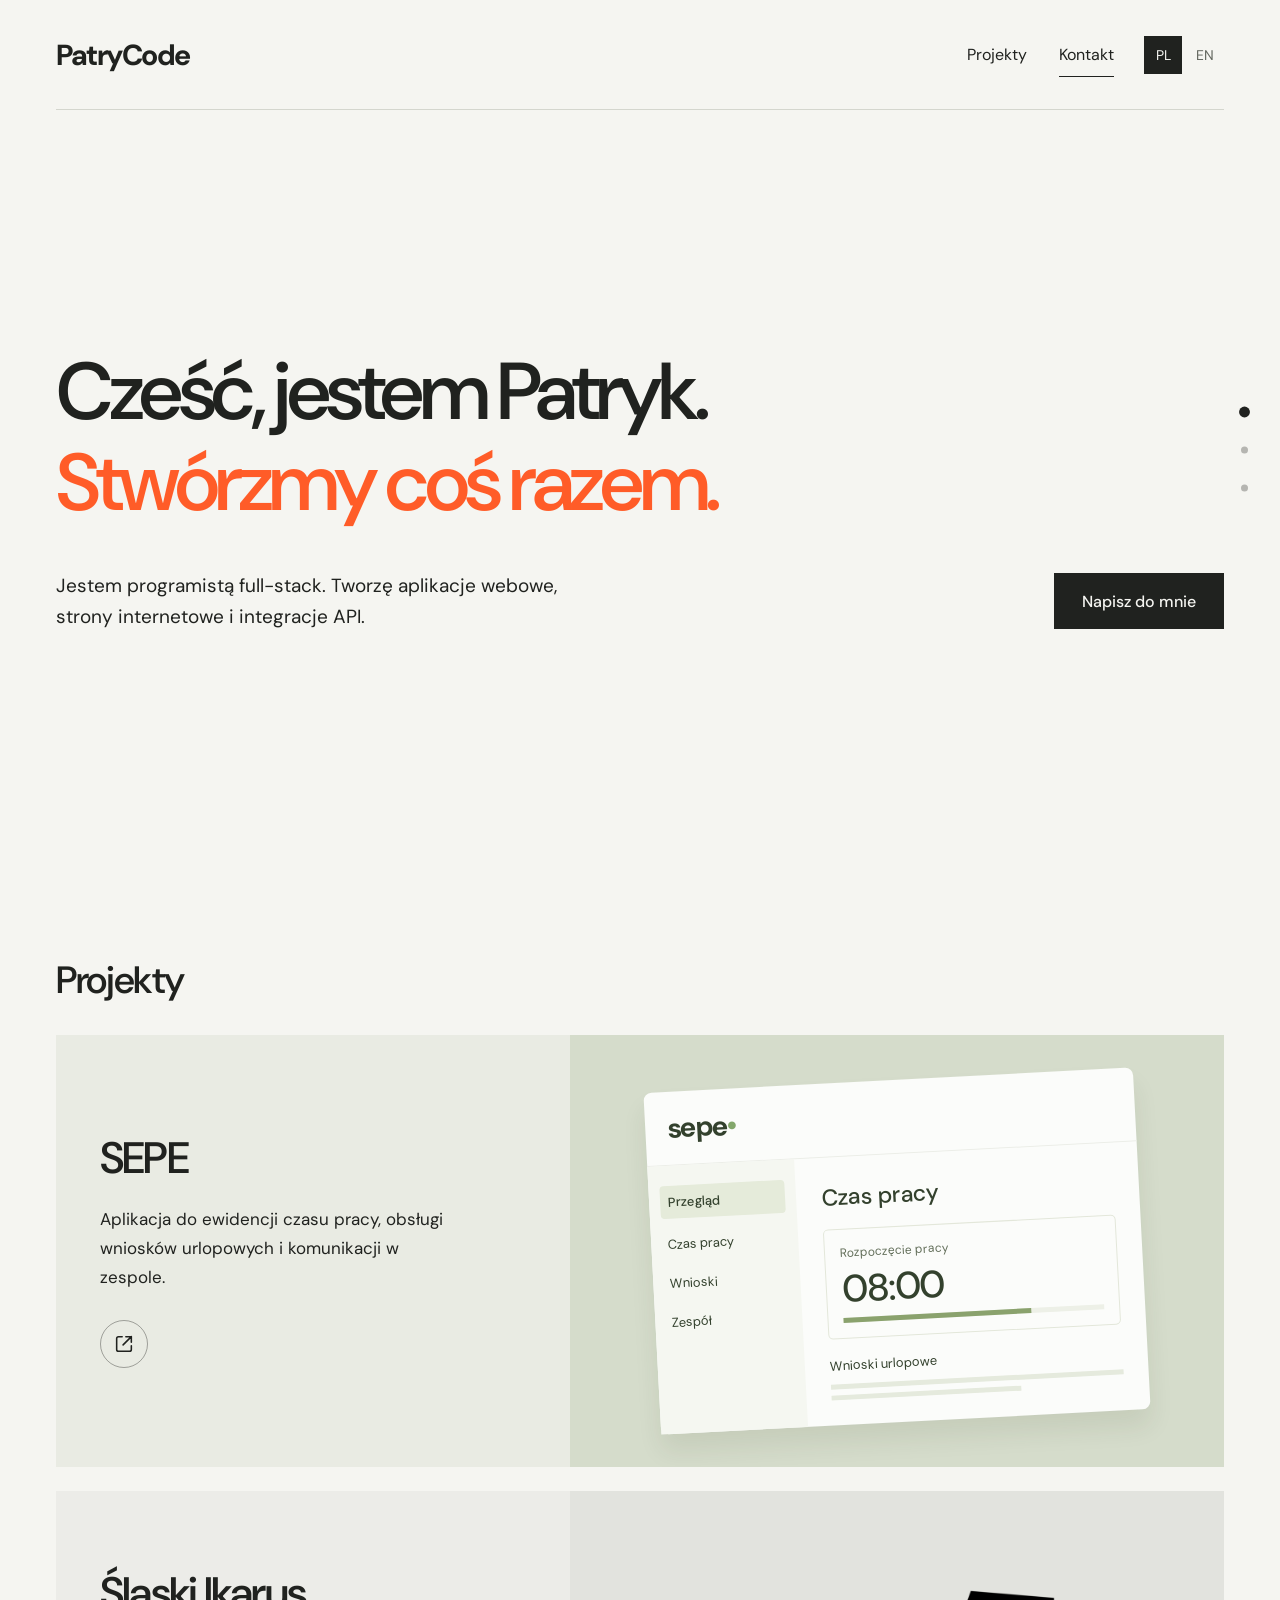
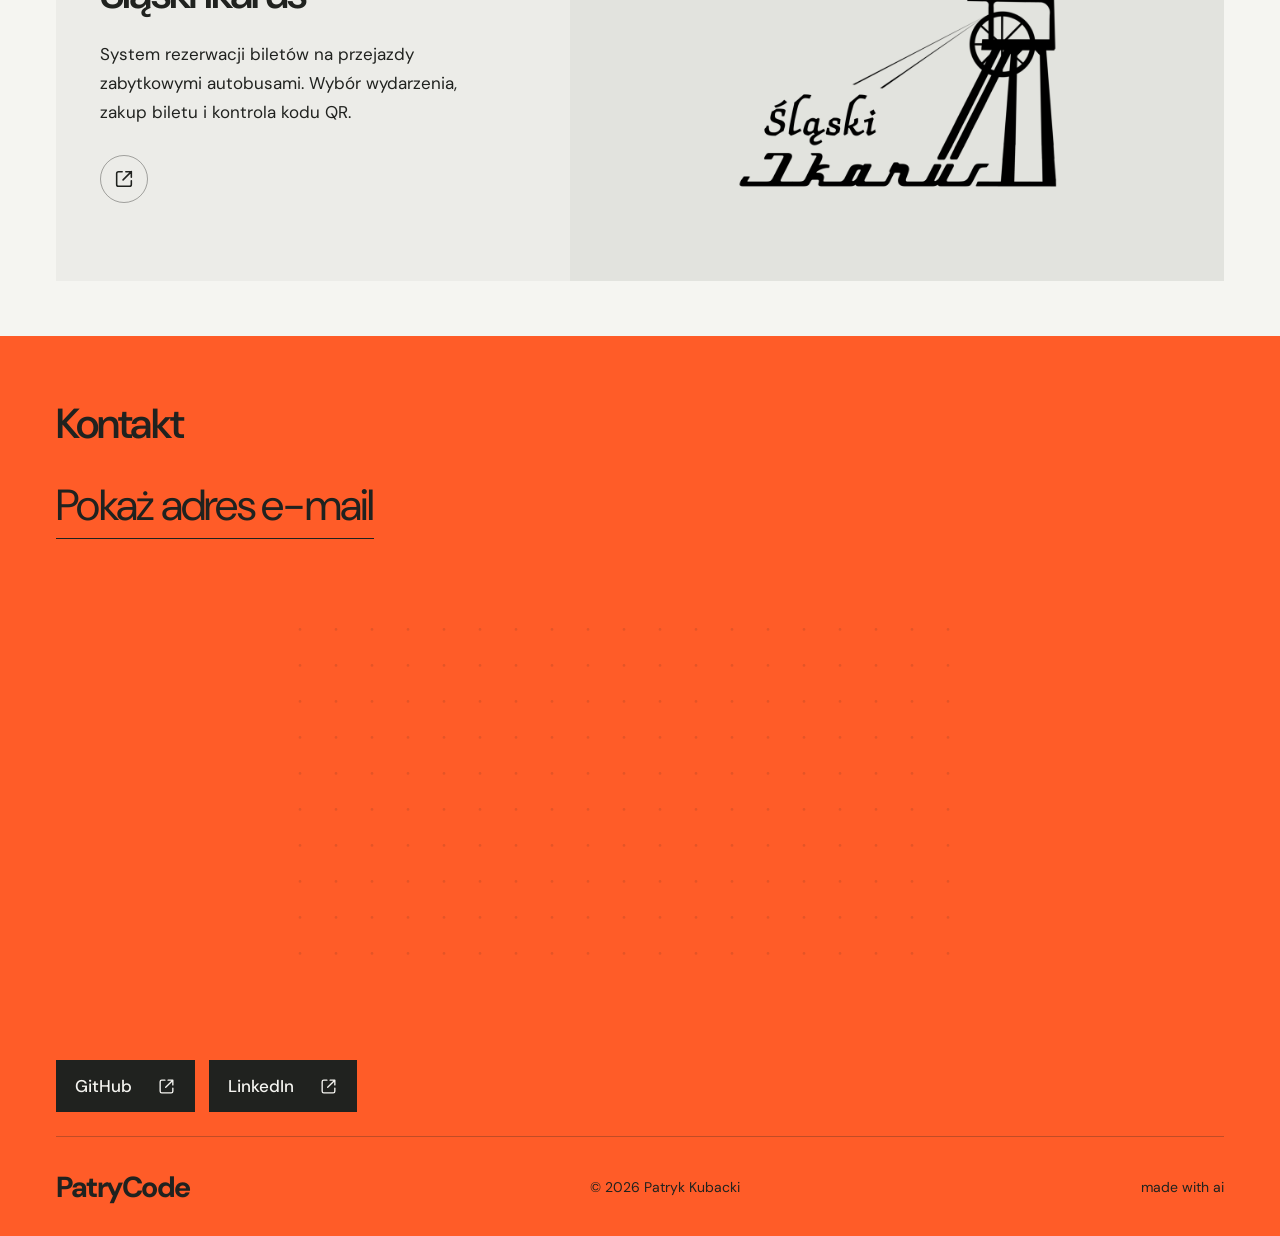
<file: index.html>
<!doctype html>
<html lang="pl">
<head>
<meta charset="utf-8">
<meta name="viewport" content="width=device-width,initial-scale=1">
<title>PatryCode — aplikacje webowe i strony internetowe</title>
<meta name="description" content="Patryk Kubacki, programista full-stack. Tworzę aplikacje webowe, strony internetowe i integracje API. Zobacz SEPE, Śląski Ikarus i skontaktuj się ze mną.">
<meta name="robots" content="index,follow,max-image-preview:large">
<meta name="theme-color" content="#ff5c28">
<meta name="color-scheme" content="light">
<link rel="canonical" href="https://patrycode.net/">
<link rel="alternate" hreflang="pl" href="https://patrycode.net/">
<link rel="alternate" hreflang="en" href="https://patrycode.net/en/">
<link rel="alternate" hreflang="x-default" href="https://patrycode.net/">
<meta property="og:type" content="website">
<meta property="og:site_name" content="PatryCode">
<meta property="og:title" content="PatryCode — aplikacje webowe i strony internetowe">
<meta property="og:description" content="Patryk Kubacki, programista full-stack. Tworzę aplikacje webowe, strony internetowe i integracje API. Zobacz SEPE, Śląski Ikarus i skontaktuj się ze mną.">
<meta property="og:url" content="https://patrycode.net/">
<meta property="og:locale" content="pl_PL">
<meta property="og:locale:alternate" content="en_US">
<meta property="og:image" content="https://patrycode.net/assets/images/social-cover.png">
<meta property="og:image:width" content="1200">
<meta property="og:image:height" content="630">
<meta property="og:image:alt" content="PatryCode">
<meta name="twitter:card" content="summary_large_image">
<meta name="twitter:title" content="PatryCode — aplikacje webowe i strony internetowe">
<meta name="twitter:description" content="Patryk Kubacki, programista full-stack. Tworzę aplikacje webowe, strony internetowe i integracje API. Zobacz SEPE, Śląski Ikarus i skontaktuj się ze mną.">
<meta name="twitter:image" content="https://patrycode.net/assets/images/social-cover.png">
<meta name="twitter:image:alt" content="PatryCode">
<link rel="icon" type="image/svg+xml" href="assets/icons/favicon.svg">
<link rel="icon" type="image/png" sizes="32x32" href="assets/icons/favicon-32x32.png">
<link rel="icon" type="image/png" sizes="16x16" href="assets/icons/favicon-16x16.png">
<link rel="icon" href="favicon.ico" sizes="any">
<link rel="apple-touch-icon" sizes="180x180" href="assets/icons/apple-touch-icon.png">
<link rel="manifest" href="site.webmanifest">
<link rel="alternate" type="text/markdown" href="index.md">
<link rel="describedby" type="text/plain" href="llms.txt">
<link rel="preconnect" href="https://fonts.googleapis.com">
<link rel="preconnect" href="https://fonts.gstatic.com" crossorigin>
<link rel="stylesheet" href="assets/css/style.css">
<script src="assets/js/script.js" defer></script>
<script type="application/ld+json">{"@context": "https://schema.org", "@graph": [{"@type": "Person", "@id": "https://patrycode.net/#patryk", "name": "Patryk Kubacki", "url": "https://patrycode.net/", "jobTitle": "Full-stack developer", "sameAs": ["https://github.com/pk558", "https://linkedin.com/in/patryk-kubacki-0601b6161/"]}, {"@type": "WebSite", "@id": "https://patrycode.net/#website", "name": "PatryCode", "url": "https://patrycode.net/", "inLanguage": ["pl", "en"], "creator": {"@id": "https://patrycode.net/#patryk"}}, {"@type": "WebPage", "@id": "https://patrycode.net/#webpage", "url": "https://patrycode.net/", "name": "PatryCode — aplikacje webowe i strony internetowe", "description": "Patryk Kubacki, programista full-stack. Tworzę aplikacje webowe, strony internetowe i integracje API. Zobacz SEPE, Śląski Ikarus i skontaktuj się ze mną.", "inLanguage": "pl", "isPartOf": {"@id": "https://patrycode.net/#website"}, "about": {"@id": "https://patrycode.net/#patryk"}}]}</script>
</head>
<body>
<a href="#main" class="skip">Przejdź do treści</a>
<header class="header wrap"><a class="brand" href="#start" aria-label="PatryCode — początek"><span>PatryCode</span></a><nav aria-label="Menu główne"><a href="#projekty">Projekty</a><a href="#kontakt" class="nav-contact">Kontakt</a></nav><div class="language-switch" aria-label="Wybierz język"><a href="./" lang="pl" aria-current="page">PL</a><a href="en/" lang="en">EN</a></div></header>
<nav class="section-indicator" aria-label="Sekcje strony"><a href="#start" aria-label="Powitanie" title="Powitanie" aria-current="location"><span></span></a><a href="#projekty" aria-label="Projekty" title="Projekty"><span></span></a><a href="#kontakt" aria-label="Kontakt" title="Kontakt"><span></span></a></nav>
<main id="main">
<section id="start" class="hero wrap page-section" aria-labelledby="hero-title">
<h1 id="hero-title">Cześć, jestem Patryk.<br><span>Stwórzmy coś razem.</span></h1>
<div class="hero-bottom"><p>Jestem programistą full-stack. Tworzę aplikacje webowe,<br class="desktop-break"> strony internetowe i integracje API.</p><a class="button dark-button" href="#kontakt">Napisz do mnie</a></div>
</section>
<section id="projekty" class="projects wrap page-section" aria-labelledby="work-title">
<h2 id="work-title" class="reveal">Projekty</h2>
<article class="project featured reveal">
<div class="project-copy"><h3>SEPE</h3><p>Aplikacja do ewidencji czasu pracy, obsługi wniosków urlopowych i komunikacji w zespole.</p><a class="project-link" href="https://sepe.patrycode.net/prezentacja/" target="_blank" rel="noopener noreferrer" aria-label="Otwórz landing SEPE" title="Otwórz landing SEPE"><svg viewBox="0 0 24 24" width="22" height="22" fill="none" stroke="currentColor" stroke-width="1.7" stroke-linecap="round" stroke-linejoin="round" aria-hidden="true"><path d="M14 4h6v6M20 4l-9 9M10 4H6a2 2 0 0 0-2 2v12a2 2 0 0 0 2 2h12a2 2 0 0 0 2-2v-4"/></svg></a></div>
<div class="sepe-scene" role="img" aria-label="Poglądowy widok interfejsu SEPE: czas pracy, wnioski urlopowe i zespół"><div class="app-preview" aria-hidden="true"><div class="app-top"><strong>sepe<span>•</span></strong></div><div class="app-body"><aside><b>Przegląd</b><span>Czas pracy</span><span>Wnioski</span><span>Zespół</span></aside><div class="app-content"><h4>Czas pracy</h4><div class="time-card"><span>Rozpoczęcie pracy</span><strong>08:00</strong><div class="time-progress"><i></i></div></div><div class="app-row"><span>Wnioski urlopowe</span></div><div class="preview-lines"><i></i><i></i></div></div></div></div></div>
</article>
<article class="project featured ikarus-project reveal">
<div class="project-copy"><h3>Śląski Ikarus</h3><p>System rezerwacji biletów na przejazdy zabytkowymi autobusami. Wybór wydarzenia, zakup biletu i kontrola kodu QR.</p><a class="project-link" href="https://rezerwacje.simkol.pl/" target="_blank" rel="noopener noreferrer" aria-label="Otwórz stronę rezerwacji Śląskiego Ikarusa" title="Otwórz stronę rezerwacji Śląskiego Ikarusa"><svg viewBox="0 0 24 24" width="22" height="22" fill="none" stroke="currentColor" stroke-width="1.7" stroke-linecap="round" stroke-linejoin="round" aria-hidden="true"><path d="M14 4h6v6M20 4l-9 9M10 4H6a2 2 0 0 0-2 2v12a2 2 0 0 0 2 2h12a2 2 0 0 0 2-2v-4"/></svg></a></div>
<a class="ikarus-scene" href="https://rezerwacje.simkol.pl/" target="_blank" rel="noopener noreferrer" aria-label="Otwórz stronę Śląskiego Ikarusa"><img src="assets/images/ikarus-logo.png" alt="Śląski Ikarus" width="800" height="800"></a>
</article>
</section>
<section class="contact page-section" id="kontakt"><div class="contact-heading wrap"><h2>Kontakt</h2><div class="contact-bottom"><button class="email-reveal" id="reveal-email" type="button">Pokaż adres e-mail</button><a class="email" id="email-address" hidden></a><button class="copy-button" id="copy-email" type="button" hidden>Kopiuj e-mail</button><span id="copy-status" role="status" aria-live="polite"></span></div><noscript><p>Włącz JavaScript, aby odsłonić e-mail, lub skontaktuj się przez LinkedIn.</p></noscript></div><div class="contact-art wrap" aria-hidden="true"><canvas id="pointer-art"></canvas></div><div class="contact-base wrap"><div class="social-links"><a href="https://github.com/pk558" target="_blank" rel="noopener noreferrer">GitHub<svg viewBox="0 0 24 24" width="22" height="22" fill="none" stroke="currentColor" stroke-width="1.7" stroke-linecap="round" stroke-linejoin="round" aria-hidden="true"><path d="M14 4h6v6M20 4l-9 9M10 4H6a2 2 0 0 0-2 2v12a2 2 0 0 0 2 2h12a2 2 0 0 0 2-2v-4"/></svg></a><a href="https://linkedin.com/in/patryk-kubacki-0601b6161/" target="_blank" rel="noopener noreferrer">LinkedIn<svg viewBox="0 0 24 24" width="22" height="22" fill="none" stroke="currentColor" stroke-width="1.7" stroke-linecap="round" stroke-linejoin="round" aria-hidden="true"><path d="M14 4h6v6M20 4l-9 9M10 4H6a2 2 0 0 0-2 2v12a2 2 0 0 0 2 2h12a2 2 0 0 0 2-2v-4"/></svg></a></div><footer class="footer-row"><a class="brand" href="#start">PatryCode</a><span>© 2026 Patryk Kubacki</span><span class="ai-credit">made with ai</span></footer></div></section>
</main>
</body></html>
</file>
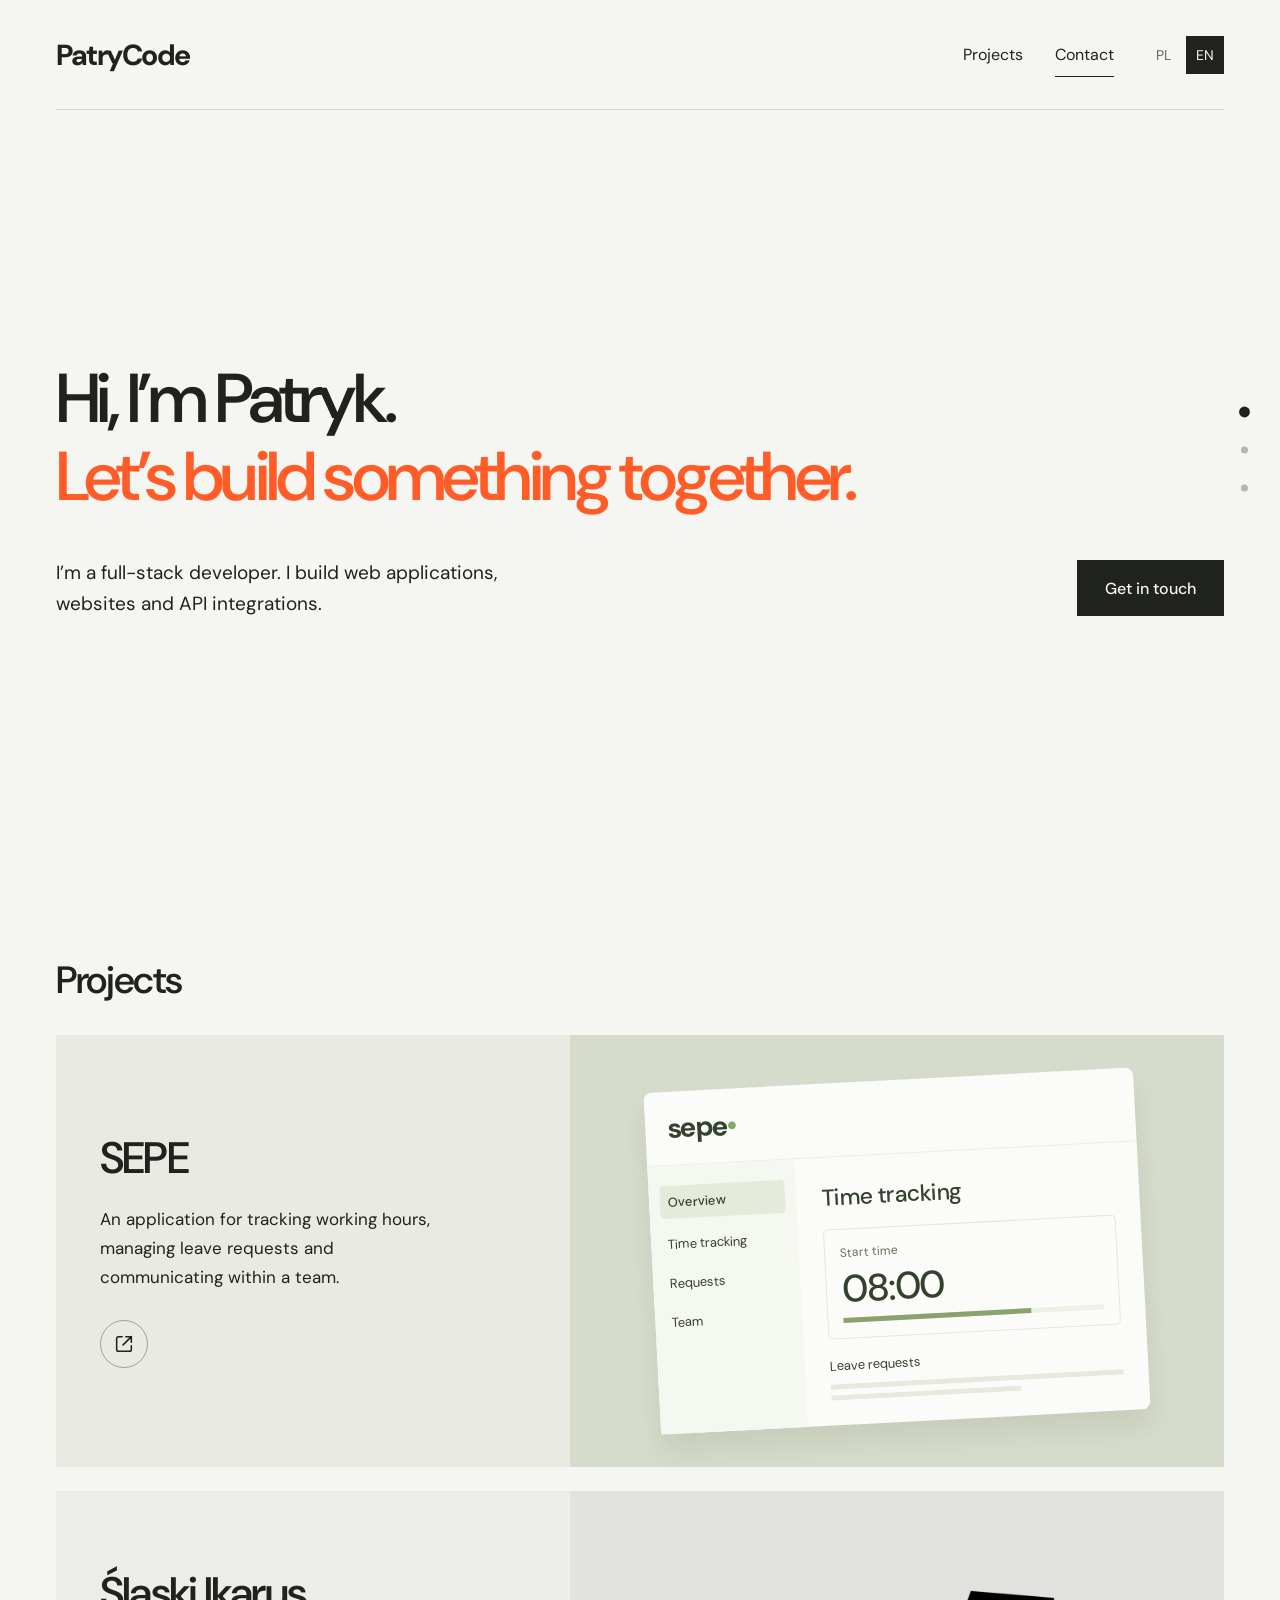
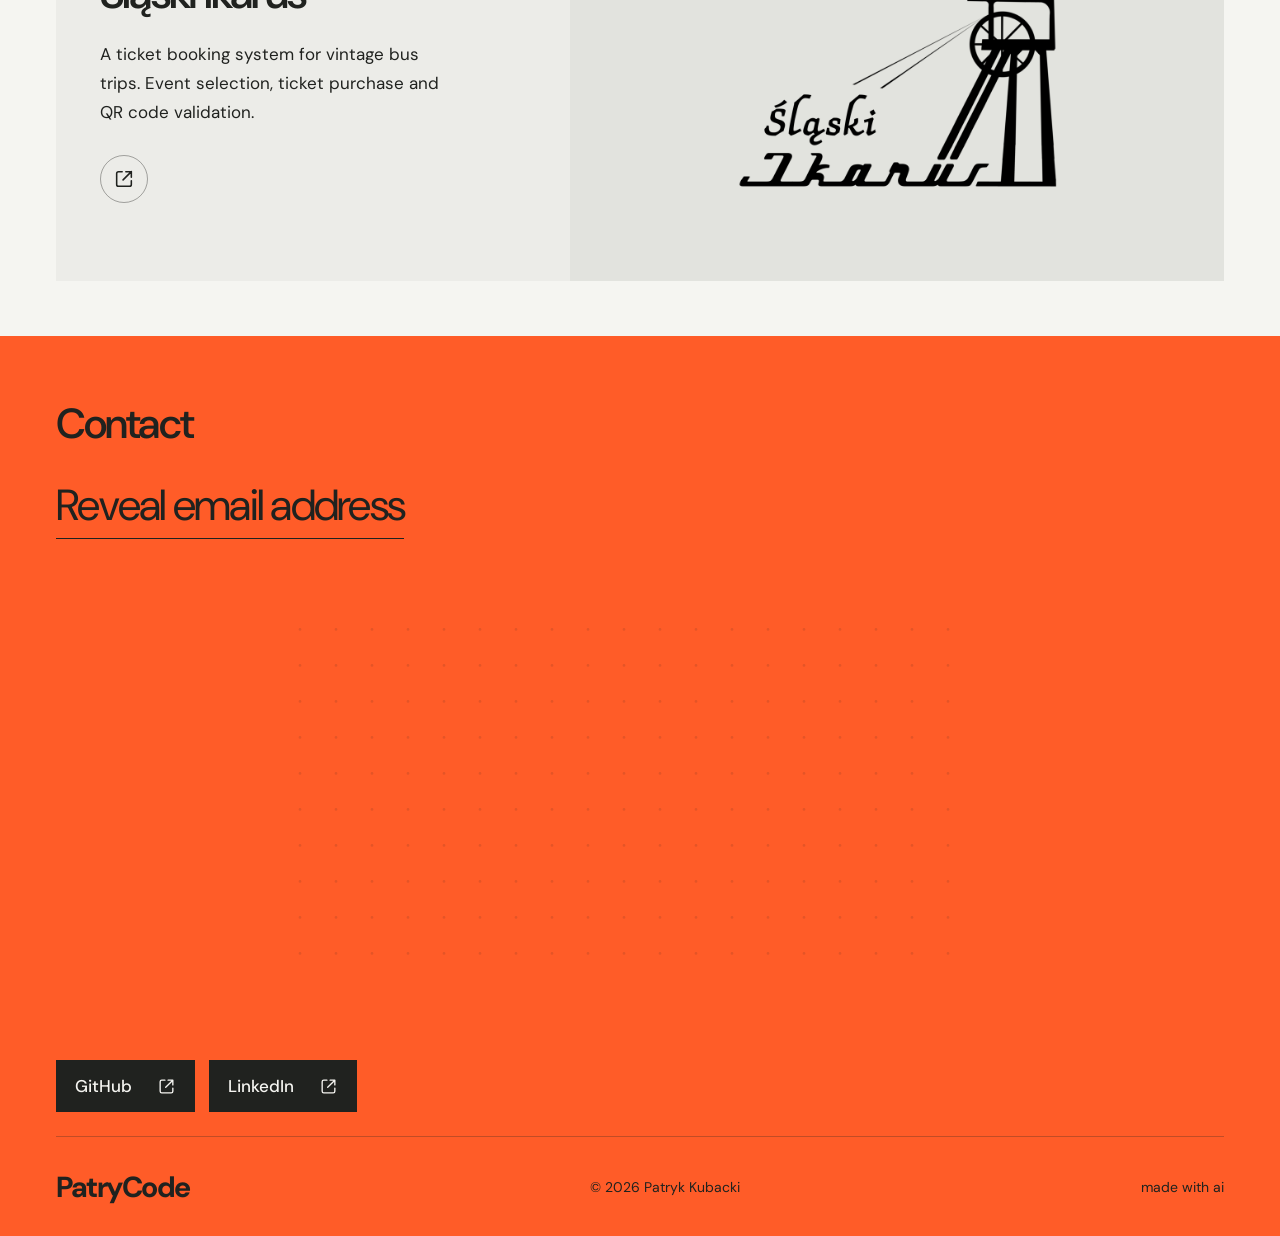
<file: en/index.html>
<!doctype html>
<html lang="en">
<head>
<meta charset="utf-8">
<meta name="viewport" content="width=device-width,initial-scale=1">
<title>PatryCode — web applications & websites</title>
<meta name="description" content="Patryk Kubacki, full-stack developer. Web applications, websites and API integrations. Explore SEPE and Śląski Ikarus, and get in touch.">
<meta name="robots" content="index,follow,max-image-preview:large">
<meta name="theme-color" content="#ff5c28">
<meta name="color-scheme" content="light">
<link rel="canonical" href="https://patrycode.net/en/">
<link rel="alternate" hreflang="pl" href="https://patrycode.net/">
<link rel="alternate" hreflang="en" href="https://patrycode.net/en/">
<link rel="alternate" hreflang="x-default" href="https://patrycode.net/">
<meta property="og:type" content="website">
<meta property="og:site_name" content="PatryCode">
<meta property="og:title" content="PatryCode — web applications & websites">
<meta property="og:description" content="Patryk Kubacki, full-stack developer. Web applications, websites and API integrations. Explore SEPE and Śląski Ikarus, and get in touch.">
<meta property="og:url" content="https://patrycode.net/en/">
<meta property="og:locale" content="en_US">
<meta property="og:locale:alternate" content="pl_PL">
<meta property="og:image" content="https://patrycode.net/assets/images/social-cover.png">
<meta property="og:image:width" content="1200">
<meta property="og:image:height" content="630">
<meta property="og:image:alt" content="PatryCode">
<meta name="twitter:card" content="summary_large_image">
<meta name="twitter:title" content="PatryCode — web applications & websites">
<meta name="twitter:description" content="Patryk Kubacki, full-stack developer. Web applications, websites and API integrations. Explore SEPE and Śląski Ikarus, and get in touch.">
<meta name="twitter:image" content="https://patrycode.net/assets/images/social-cover.png">
<meta name="twitter:image:alt" content="PatryCode">
<link rel="icon" type="image/svg+xml" href="../assets/icons/favicon.svg">
<link rel="icon" type="image/png" sizes="32x32" href="../assets/icons/favicon-32x32.png">
<link rel="icon" type="image/png" sizes="16x16" href="../assets/icons/favicon-16x16.png">
<link rel="icon" href="../favicon.ico" sizes="any">
<link rel="apple-touch-icon" sizes="180x180" href="../assets/icons/apple-touch-icon.png">
<link rel="manifest" href="../site.webmanifest">
<link rel="alternate" type="text/markdown" href="index.md">
<link rel="describedby" type="text/plain" href="../llms.txt">
<link rel="preconnect" href="https://fonts.googleapis.com">
<link rel="preconnect" href="https://fonts.gstatic.com" crossorigin>
<link rel="stylesheet" href="../assets/css/style.css">
<script src="../assets/js/script.js" defer></script>
<script type="application/ld+json">{"@context": "https://schema.org", "@graph": [{"@type": "Person", "@id": "https://patrycode.net/#patryk", "name": "Patryk Kubacki", "url": "https://patrycode.net/", "jobTitle": "Full-stack developer", "sameAs": ["https://github.com/pk558", "https://linkedin.com/in/patryk-kubacki-0601b6161/"]}, {"@type": "WebSite", "@id": "https://patrycode.net/#website", "name": "PatryCode", "url": "https://patrycode.net/", "inLanguage": ["pl", "en"], "creator": {"@id": "https://patrycode.net/#patryk"}}, {"@type": "WebPage", "@id": "https://patrycode.net/en/#webpage", "url": "https://patrycode.net/en/", "name": "PatryCode — web applications & websites", "description": "Patryk Kubacki, full-stack developer. Web applications, websites and API integrations. Explore SEPE and Śląski Ikarus, and get in touch.", "inLanguage": "en", "isPartOf": {"@id": "https://patrycode.net/#website"}, "about": {"@id": "https://patrycode.net/#patryk"}}]}</script>
</head>
<body>
<a href="#main" class="skip">Skip to content</a>
<header class="header wrap"><a class="brand" href="#start" aria-label="PatryCode — home"><span>PatryCode</span></a><nav aria-label="Main navigation"><a href="#projekty">Projects</a><a href="#kontakt" class="nav-contact">Contact</a></nav><div class="language-switch" aria-label="Choose language"><a href="../" lang="pl">PL</a><a href="./" lang="en" aria-current="page">EN</a></div></header>
<nav class="section-indicator" aria-label="Page sections"><a href="#start" aria-label="Introduction" title="Introduction" aria-current="location"><span></span></a><a href="#projekty" aria-label="Projects" title="Projects"><span></span></a><a href="#kontakt" aria-label="Contact" title="Contact"><span></span></a></nav>
<main id="main">
<section id="start" class="hero wrap page-section" aria-labelledby="hero-title">
<h1 id="hero-title">Hi, I’m Patryk.<br><span>Let’s build something together.</span></h1>
<div class="hero-bottom"><p>I’m a full-stack developer. I build web applications,<br class="desktop-break"> websites and API integrations.</p><a class="button dark-button" href="#kontakt">Get in touch</a></div>
</section>
<section id="projekty" class="projects wrap page-section" aria-labelledby="work-title">
<h2 id="work-title" class="reveal">Projects</h2>
<article class="project featured reveal">
<div class="project-copy"><h3>SEPE</h3><p>An application for tracking working hours, managing leave requests and communicating within a team.</p><a class="project-link" href="https://sepe.patrycode.net/prezentacja/" target="_blank" rel="noopener noreferrer" aria-label="Open the SEPE website" title="Open the SEPE website"><svg viewBox="0 0 24 24" width="22" height="22" fill="none" stroke="currentColor" stroke-width="1.7" stroke-linecap="round" stroke-linejoin="round" aria-hidden="true"><path d="M14 4h6v6M20 4l-9 9M10 4H6a2 2 0 0 0-2 2v12a2 2 0 0 0 2 2h12a2 2 0 0 0 2-2v-4"/></svg></a></div>
<div class="sepe-scene" role="img" aria-label="Illustrative SEPE interface: time tracking, leave requests and team"><div class="app-preview" aria-hidden="true"><div class="app-top"><strong>sepe<span>•</span></strong></div><div class="app-body"><aside><b>Overview</b><span>Time tracking</span><span>Requests</span><span>Team</span></aside><div class="app-content"><h4>Time tracking</h4><div class="time-card"><span>Start time</span><strong>08:00</strong><div class="time-progress"><i></i></div></div><div class="app-row"><span>Leave requests</span></div><div class="preview-lines"><i></i><i></i></div></div></div></div></div>
</article>
<article class="project featured ikarus-project reveal">
<div class="project-copy"><h3>Śląski Ikarus</h3><p>A ticket booking system for vintage bus trips. Event selection, ticket purchase and QR code validation.</p><a class="project-link" href="https://rezerwacje.simkol.pl/" target="_blank" rel="noopener noreferrer" aria-label="Open the Śląski Ikarus booking website" title="Open the Śląski Ikarus booking website"><svg viewBox="0 0 24 24" width="22" height="22" fill="none" stroke="currentColor" stroke-width="1.7" stroke-linecap="round" stroke-linejoin="round" aria-hidden="true"><path d="M14 4h6v6M20 4l-9 9M10 4H6a2 2 0 0 0-2 2v12a2 2 0 0 0 2 2h12a2 2 0 0 0 2-2v-4"/></svg></a></div>
<a class="ikarus-scene" href="https://rezerwacje.simkol.pl/" target="_blank" rel="noopener noreferrer" aria-label="Open the Śląski Ikarus website"><img src="../assets/images/ikarus-logo.png" alt="Śląski Ikarus" width="800" height="800"></a>
</article>
</section>
<section class="contact page-section" id="kontakt"><div class="contact-heading wrap"><h2>Contact</h2><div class="contact-bottom"><button class="email-reveal" id="reveal-email" type="button">Reveal email address</button><a class="email" id="email-address" hidden></a><button class="copy-button" id="copy-email" type="button" hidden>Copy email</button><span id="copy-status" role="status" aria-live="polite"></span></div><noscript><p>Enable JavaScript to reveal the email address, or get in touch on LinkedIn.</p></noscript></div><div class="contact-art wrap" aria-hidden="true"><canvas id="pointer-art"></canvas></div><div class="contact-base wrap"><div class="social-links"><a href="https://github.com/pk558" target="_blank" rel="noopener noreferrer">GitHub<svg viewBox="0 0 24 24" width="22" height="22" fill="none" stroke="currentColor" stroke-width="1.7" stroke-linecap="round" stroke-linejoin="round" aria-hidden="true"><path d="M14 4h6v6M20 4l-9 9M10 4H6a2 2 0 0 0-2 2v12a2 2 0 0 0 2 2h12a2 2 0 0 0 2-2v-4"/></svg></a><a href="https://linkedin.com/in/patryk-kubacki-0601b6161/" target="_blank" rel="noopener noreferrer">LinkedIn<svg viewBox="0 0 24 24" width="22" height="22" fill="none" stroke="currentColor" stroke-width="1.7" stroke-linecap="round" stroke-linejoin="round" aria-hidden="true"><path d="M14 4h6v6M20 4l-9 9M10 4H6a2 2 0 0 0-2 2v12a2 2 0 0 0 2 2h12a2 2 0 0 0 2-2v-4"/></svg></a></div><footer class="footer-row"><a class="brand" href="#start">PatryCode</a><span>© 2026 Patryk Kubacki</span><span class="ai-credit">made with ai</span></footer></div></section>
</main>
</body></html>
</file>
<file: assets/css/style.css>
@import url('https://fonts.googleapis.com/css2?family=DM+Sans:wght@400;450;500;550;600;650;700;750;800&display=swap');
:root{--paper:#f5f5f1;--ink:#20221f;--muted:#62665e;--line:#d4d6ce;--accent:#ff5c28}*{box-sizing:border-box}html{scroll-behavior:smooth;scroll-padding-top:30px}body{margin:0;background:var(--paper);color:var(--ink);font-family:'DM Sans',Arial,sans-serif;-webkit-font-smoothing:antialiased}a{color:inherit;text-decoration:none}button{font:inherit}a,button{-webkit-tap-highlight-color:transparent}a:focus-visible,button:focus-visible{outline:3px solid #1263ba;outline-offset:6px}::selection{background:var(--accent);color:var(--ink)}.wrap{width:min(1240px,calc(100% - 112px));margin:auto}.skip{position:fixed;left:20px;top:-100px;padding:16px;background:var(--ink);color:white;z-index:5}.skip:focus{top:15px}.header{height:110px;display:flex;justify-content:space-between;align-items:center;border-bottom:1px solid var(--line)}.brand{font-size:29px;font-weight:750;letter-spacing:-1.5px}.header nav{display:flex;gap:38px;align-items:center;font-size:16px}.header nav a:hover{text-decoration:underline;text-underline-offset:5px}.nav-contact{border-bottom:1px solid;padding-bottom:6px}.hero{padding-top:80px;padding-bottom:60px}.hero h1{font-size:clamp(48px,6.6vw,92px);line-height:1.12;letter-spacing:-.055em;font-weight:550;margin:0 0 42px}.hero h1>span{color:var(--accent)}.hero-bottom{display:flex;align-items:center;justify-content:space-between;gap:35px}.hero-bottom p{font-size:19px;line-height:1.65;margin:0}.button{display:inline-flex;min-height:56px;align-items:center;justify-content:center;padding:17px 28px;font-size:16px;font-weight:500;transition:background .2s,transform .2s}.dark-button{background:var(--ink);color:var(--paper)}.dark-button:hover{background:#3e423a;transform:translateY(-2px)}.capabilities{display:grid;grid-template-columns:1fr 1fr;gap:70px;border-top:1px solid var(--line);margin-top:50px;padding-top:28px}.capabilities p{font-size:16px;line-height:1.75;margin:0}.capabilities .technologies{color:var(--muted);align-self:center}.projects{padding:34px 0 90px}.projects>h2{font-size:38px;letter-spacing:-.035em;font-weight:550;margin:0 0 30px}.featured{display:grid;grid-template-columns:44% 56%;background:#e9ebe3;min-height:360px}.project-copy{padding:44px;display:flex;flex-direction:column;align-items:start;justify-content:center}.project h3{font-size:44px;line-height:1.12;letter-spacing:-.04em;font-weight:550;margin:0 0 22px}.project-copy p{font-size:17px;line-height:1.7;max-width:360px;margin:0}.text-link{font-size:16px;font-weight:500;text-decoration:underline;text-underline-offset:5px;margin-top:30px}.text-link:hover{text-decoration-thickness:2px}.sepe-scene{background:#d5dccb;display:flex;align-items:center;justify-content:center;padding:45px;overflow:hidden}.app-preview{width:100%;max-width:490px;background:#fbfcfa;border-radius:8px;box-shadow:0 17px 25px #29391c16;transform:rotate(-3deg);color:#33412d}.app-top{display:flex;align-items:center;padding:18px 22px;border-bottom:1px solid #eceee8}.app-top strong{font-size:28px;letter-spacing:-1.6px}.app-top strong span{color:#83a76b}.app-body{display:grid;grid-template-columns:30% 70%;min-height:235px}.app-body aside{display:flex;flex-direction:column;padding:25px 16px;gap:22px;font-size:13px;background:#f5f7f1}.app-body aside b{background:#e5ebda;margin:-5px;padding:8px;border-radius:4px;font-weight:500}.app-content{padding:25px}.app-content h4{font-size:23px;font-weight:500;letter-spacing:-.5px;margin:0 0 17px}.time-card{border:1px solid #e3e7da;border-radius:5px;padding:15px;display:flex;flex-direction:column}.time-card>span{font-size:12px;color:#626e59}.time-card strong{font-size:38px;font-weight:500;letter-spacing:-1px;line-height:1.5}.time-progress{height:5px;background:#edf0e7}.time-progress i{display:block;background:#8aa26d;width:72%;height:100%}.app-row{font-size:13px;margin-top:18px}.preview-lines{display:grid;gap:6px;margin-top:10px}.preview-lines i{height:5px;background:#e5eadd;width:100%}.preview-lines i:last-child{width:65%}.ikarus-project{margin-top:24px;background:#ecece8}.ikarus-scene{background:#e2e3de;display:flex;align-items:center;justify-content:center;padding:30px;overflow:hidden}.ikarus-scene img{width:75%;max-width:320px;max-height:280px;height:auto;object-fit:contain;transition:transform .35s}.ikarus-scene:hover img{transform:scale(1.025)}.contact{background:var(--accent);padding:55px 0}.contact h2{font-size:42px;line-height:1.1;letter-spacing:-.045em;font-weight:550;margin:0 0 30px}.contact-bottom{display:flex;gap:24px;align-items:center;flex-wrap:wrap}.email{font-size:clamp(25px,3.4vw,44px);letter-spacing:-.04em;border-bottom:1px solid;padding-bottom:4px}.copy-button{padding:12px 16px;border:1px solid #20221f70;background:transparent;border-radius:0;font-size:14px;cursor:pointer;transition:background .2s,color .2s}.copy-button:hover{background:#20221f;color:var(--accent)}#copy-status{font-size:14px}.social-links{display:flex;gap:27px;margin-top:32px;font-size:16px}.social-links a:hover{text-decoration:underline;text-underline-offset:5px}footer{display:flex;align-items:center;justify-content:space-between;gap:25px;min-height:110px}footer>span{font-size:14px}.ai-credit{color:var(--muted)}footer a:hover{opacity:.65}.reveal{opacity:1;transform:none}.reveal.is-pending{opacity:0;transform:translateY(18px)}.reveal.is-visible{opacity:1;transform:none;transition:opacity .65s ease,transform .65s ease}
@media(max-width:1000px){.wrap{width:calc(100% - 64px)}.hero{padding-top:65px}.hero h1{font-size:7vw}.hero-bottom p{font-size:17px}.capabilities{gap:35px}.project-copy{padding:30px}.project h3{font-size:37px}.sepe-scene{padding:30px 22px}.app-body aside{padding:23px 10px;font-size:11px}.app-content{padding:20px}.time-card>span{font-size:11px}.app-content h4{font-size:21px}}
@media(max-width:640px){.wrap{width:calc(100% - 40px)}.header{height:85px}.brand{font-size:25px}.header nav{gap:22px;font-size:14px}.hero{padding:48px 0 30px}.hero h1{font-size:clamp(31px,7.3vw,47px);letter-spacing:-.045em;margin-bottom:25px}.hero-bottom{display:block}.hero-bottom p{font-size:17px}.desktop-break{display:none}.hero-bottom .button{margin-top:24px;min-height:52px}.capabilities{grid-template-columns:1fr;gap:18px;margin-top:34px;padding-top:23px}.capabilities p{font-size:16px}.projects{padding:25px 0 45px}.projects>h2{font-size:31px;margin-bottom:23px}.featured{grid-template-columns:1fr}.project-copy{padding:28px}.project h3{font-size:36px;margin-bottom:17px}.project-copy p{font-size:16px}.text-link{font-size:16px;margin-top:23px}.sepe-scene{padding:30px 25px}.app-body{grid-template-columns:30% 70%}.app-content{padding:18px}.app-content h4{font-size:21px}.time-card{padding:12px}.app-body aside{font-size:11px;padding:24px 10px}.app-row{font-size:12px}.ikarus-project{margin-top:18px}.ikarus-scene{min-height:240px}.ikarus-scene img{max-height:225px;width:65%}.contact{padding:35px 0}.contact h2{font-size:32px;margin-bottom:25px}.contact-bottom{gap:17px}.email{font-size:clamp(24px,6.5vw,32px)}.copy-button{padding:10px 13px}.social-links{font-size:15px;margin-top:26px}footer{padding-top:25px;padding-bottom:25px;display:grid;grid-template-columns:1fr 1fr;gap:20px}footer>span{font-size:12px}footer>span:nth-child(2){text-align:right}.ai-credit{grid-column:1/-1}}
@media(prefers-reduced-motion:reduce){html{scroll-behavior:auto}*,*:before,*:after{transition:none!important;animation:none!important}.reveal.is-pending{opacity:1;transform:none}}

/* Full-height introduction, distinct skill section and consistent contact controls. */
[hidden]{display:none!important}.sr-only{position:absolute;width:1px;height:1px;margin:-1px;padding:0;overflow:hidden;clip:rect(0,0,0,0);white-space:nowrap;border:0}
:root{--header-height:110px}.header{height:var(--header-height)}.header nav{align-items:center;gap:32px}.header nav a{display:inline-flex;align-items:center;min-height:44px;padding:0;border:0;line-height:1.2}.header nav a:last-child{box-shadow:inset 0 -1px var(--ink)}
.hero{min-height:calc(100svh - var(--header-height));display:flex;flex-direction:column;justify-content:center;padding-top:clamp(45px,7vh,100px);padding-bottom:clamp(45px,7vh,100px)}.hero h1{font-size:clamp(44px,6.3vw,88px)}.hero-bottom{width:100%}.capabilities{display:block;max-width:100%;margin-top:clamp(35px,6vh,65px)}.capabilities p{max-width:690px}
.skills{padding:80px 0}.skills h2{font-size:38px;letter-spacing:-.035em;font-weight:550;margin:0 0 30px}.skills table{width:100%;border-collapse:collapse;table-layout:fixed;font-size:17px}.skills th,.skills td{border-bottom:1px solid var(--line);padding:19px 12px;text-align:center;font-weight:400}.skills th:first-child{text-align:left;width:52%;padding-left:0}.skills thead th{font-size:15px;color:var(--muted)}.skills tbody td{color:#aaaFA3}.skills td.skill-level{color:var(--accent)}.skill-level span{font-size:15px}.projects{padding-top:35px}
.project-link{display:inline-flex;width:48px;height:48px;align-items:center;justify-content:center;margin-top:28px;border:1px solid #20221f60;border-radius:50%;transition:background .2s,color .2s,transform .2s}.project-link:hover{background:var(--ink);color:var(--paper);transform:translateY(-2px)}.ikarus-scene img{display:block;object-fit:contain;width:85%;max-width:330px;height:auto;max-height:none;aspect-ratio:1}
.email-reveal{border:0;border-bottom:1px solid var(--ink);padding:0 0 5px;background:transparent;color:var(--ink);font-size:clamp(25px,3.4vw,44px);letter-spacing:-.04em;cursor:pointer}.email-reveal:hover{opacity:.75}.social-links{gap:14px;flex-wrap:wrap}.social-links a{min-height:52px;display:inline-flex;gap:25px;align-items:center;justify-content:space-between;padding:14px 19px;font-size:17px;font-weight:500;background:var(--ink);color:var(--paper);transition:background .2s}.social-links a:hover{background:#3e423a;text-decoration:none}.social-links svg{width:19px;height:19px}
@media(max-width:1000px){.hero h1{font-size:6.2vw}.header nav{gap:24px}}
@media(max-width:640px){:root{--header-height:85px}.header nav{gap:16px;font-size:14px}.header nav a:first-child{display:none}.hero{padding-top:44px;padding-bottom:44px;min-height:calc(100svh - var(--header-height))}.hero h1{font-size:clamp(29px,7.4vw,47px);line-height:1.15}.hero-bottom{display:block}.hero-bottom .button{margin-top:26px}.capabilities{margin-top:38px}.skills{padding:48px 0 30px}.skills h2{font-size:31px;margin-bottom:24px}.skills th:first-child{width:44%}.skills th,.skills td{padding:17px 4px;font-size:16px}.skills thead th{font-size:14px}.projects{padding-top:32px}.ikarus-scene img{width:75%;max-width:270px}.project-link{width:48px;height:48px;margin-top:24px}.social-links a{min-width:140px;font-size:16px}.email-reveal{font-size:clamp(24px,6.5vw,32px)}}

/* Section-to-section scroll, using the browser's native scroll behavior. */
html{scroll-snap-type:y mandatory;scroll-padding-top:0;scroll-behavior:smooth}
.page-section{scroll-snap-align:start;scroll-snap-stop:normal;min-height:100svh}
.header{position:absolute;top:0;left:50%;transform:translateX(-50%);z-index:2}
.header .brand{display:inline-flex;align-items:center;gap:14px}
.hero{min-height:100svh;padding-top:calc(var(--header-height) + 40px);padding-bottom:70px;justify-content:center}
.projects{display:flex;flex-direction:column;justify-content:center;gap:24px;padding-top:55px;padding-bottom:55px}
.projects>h2{margin:0 0 6px}.projects .featured{flex-shrink:0}.projects .ikarus-project{margin-top:0}
.contact{min-height:100svh;padding:0;display:flex;flex-direction:column;scroll-snap-align:start}
.contact>.wrap:first-child{flex:1;display:flex;flex-direction:column;justify-content:center;padding-top:60px;padding-bottom:60px}
.contact footer{min-height:100px;border-top:1px solid #20221f45;margin-top:0}.contact footer .ai-credit{color:var(--ink)}
@media(max-width:640px){html{scroll-snap-type:y proximity}.header .brand{gap:8px}.header .brand{font-size:23px}.header nav a:first-child{display:inline-flex}.header nav{gap:14px}.hero{min-height:100svh;padding-top:calc(var(--header-height) + 30px);padding-bottom:50px}.projects{padding-top:40px;padding-bottom:40px;gap:20px}.projects>h2{margin-bottom:4px}.contact>.wrap:first-child{padding-top:45px;padding-bottom:45px}.contact footer{min-height:100px}}
@media(prefers-reduced-motion:reduce){html{scroll-behavior:auto;scroll-snap-type:none}}

/* Language selection, section position and contact composition. */
.header{gap:30px}.header .brand{margin-right:auto;gap:0}.language-switch{display:flex;gap:4px;align-items:center}.language-switch a{display:flex;align-items:center;justify-content:center;min-width:38px;min-height:38px;font-size:14px;color:var(--muted)}.language-switch a[aria-current]{background:var(--ink);color:var(--paper)}
.section-indicator{position:fixed;right:20px;top:50%;transform:translateY(-50%);z-index:4;display:flex;flex-direction:column;gap:3px}.section-indicator a{display:flex;width:32px;height:35px;align-items:center;justify-content:center}.section-indicator span{width:7px;height:7px;border-radius:50%;background:var(--ink);opacity:.3;transition:transform .2s,opacity .2s}.section-indicator a[aria-current] span{opacity:1;transform:scale(1.55)}.section-indicator a:hover span{opacity:.8}
.contact{display:grid;grid-template-rows:auto minmax(180px,1fr) auto;min-height:100svh;align-content:stretch}
.contact>.wrap:first-child{display:block;flex:none;padding-top:65px;padding-bottom:0;margin-top:0;margin-bottom:0}
.contact .contact-art{position:relative;min-height:180px;margin-top:0;margin-bottom:0;align-self:stretch;overflow:hidden}
.contact-art canvas{display:block;position:absolute;inset:0;width:100%;height:100%;pointer-events:none}
.contact-base{align-self:end;padding-bottom:0;margin-top:0;margin-bottom:0}.contact-base .social-links{margin-top:0;margin-bottom:24px}
.contact .footer-row{display:flex;align-items:center;justify-content:space-between;gap:25px;border-top:1px solid #20221f45;min-height:100px;padding:20px 0;margin:0;width:100%}
html[lang="en"] .hero h1{font-size:clamp(40px,5.4vw,76px)}
@media(max-width:640px){.header{gap:12px}.header nav{gap:13px;font-size:13px}.header .brand{font-size:24px}.language-switch{gap:0}.language-switch a{min-width:31px;min-height:36px;font-size:12px}.section-indicator{right:1px}.section-indicator a{width:21px;height:32px}.section-indicator span{width:5px;height:5px}.contact>.wrap:first-child{padding-top:40px;padding-bottom:0}.contact .footer-row{display:grid;grid-template-columns:1fr 1fr;gap:16px;min-height:100px}.contact-base .social-links{margin-bottom:22px}.contact-base{padding-bottom:0}.contact .contact-art{min-height:160px}html[lang="en"] .hero h1{font-size:clamp(29px,7.2vw,43px)}}
@media(max-width:380px){.header nav a:first-child{display:none}.header{gap:10px}.header .brand{font-size:23px}}
</file>
